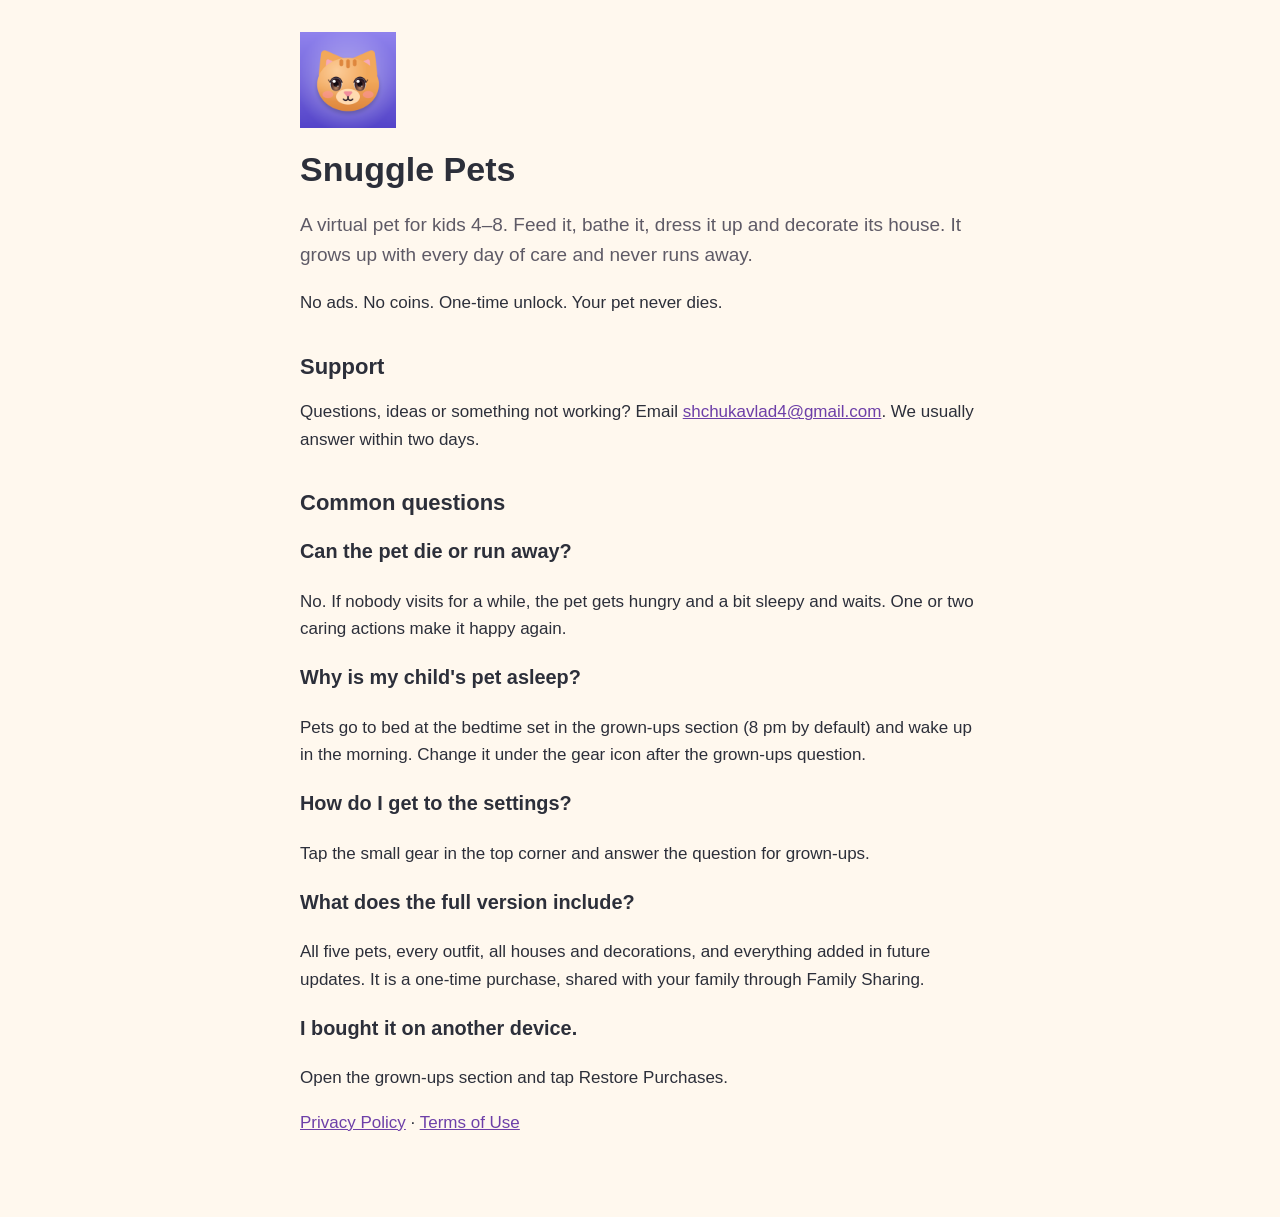
<file: index.html>
<!doctype html>
<html lang="en"><head><meta charset="utf-8"><meta name="viewport" content="width=device-width,initial-scale=1">
<title>Snuggle Pets: Care & Dress Up</title><link rel="stylesheet" href="style.css"><link rel="icon" href="icon.png"></head>
<body><main>
<img src="icon.png" alt="" width="96" height="96" class="icon">
<h1>Snuggle Pets</h1>
<p class="lead">A virtual pet for kids 4–8. Feed it, bathe it, dress it up and decorate its house. It grows up with every day of care and never runs away.</p>
<p>No ads. No coins. One-time unlock. Your pet never dies.</p>

<h2>Support</h2>
<p>Questions, ideas or something not working? Email <a href="mailto:shchukavlad4@gmail.com">shchukavlad4@gmail.com</a>. We usually answer within two days.</p>

<h2>Common questions</h2>
<h3>Can the pet die or run away?</h3>
<p>No. If nobody visits for a while, the pet gets hungry and a bit sleepy and waits. One or two caring actions make it happy again.</p>
<h3>Why is my child's pet asleep?</h3>
<p>Pets go to bed at the bedtime set in the grown-ups section (8 pm by default) and wake up in the morning. Change it under the gear icon after the grown-ups question.</p>
<h3>How do I get to the settings?</h3>
<p>Tap the small gear in the top corner and answer the question for grown-ups.</p>
<h3>What does the full version include?</h3>
<p>All five pets, every outfit, all houses and decorations, and everything added in future updates. It is a one-time purchase, shared with your family through Family Sharing.</p>
<h3>I bought it on another device.</h3>
<p>Open the grown-ups section and tap Restore Purchases.</p>

<p><a href="privacy.html">Privacy Policy</a> · <a href="https://www.apple.com/legal/internet-services/itunes/dev/stdeula/">Terms of Use</a></p>
</main></body></html>
</file>
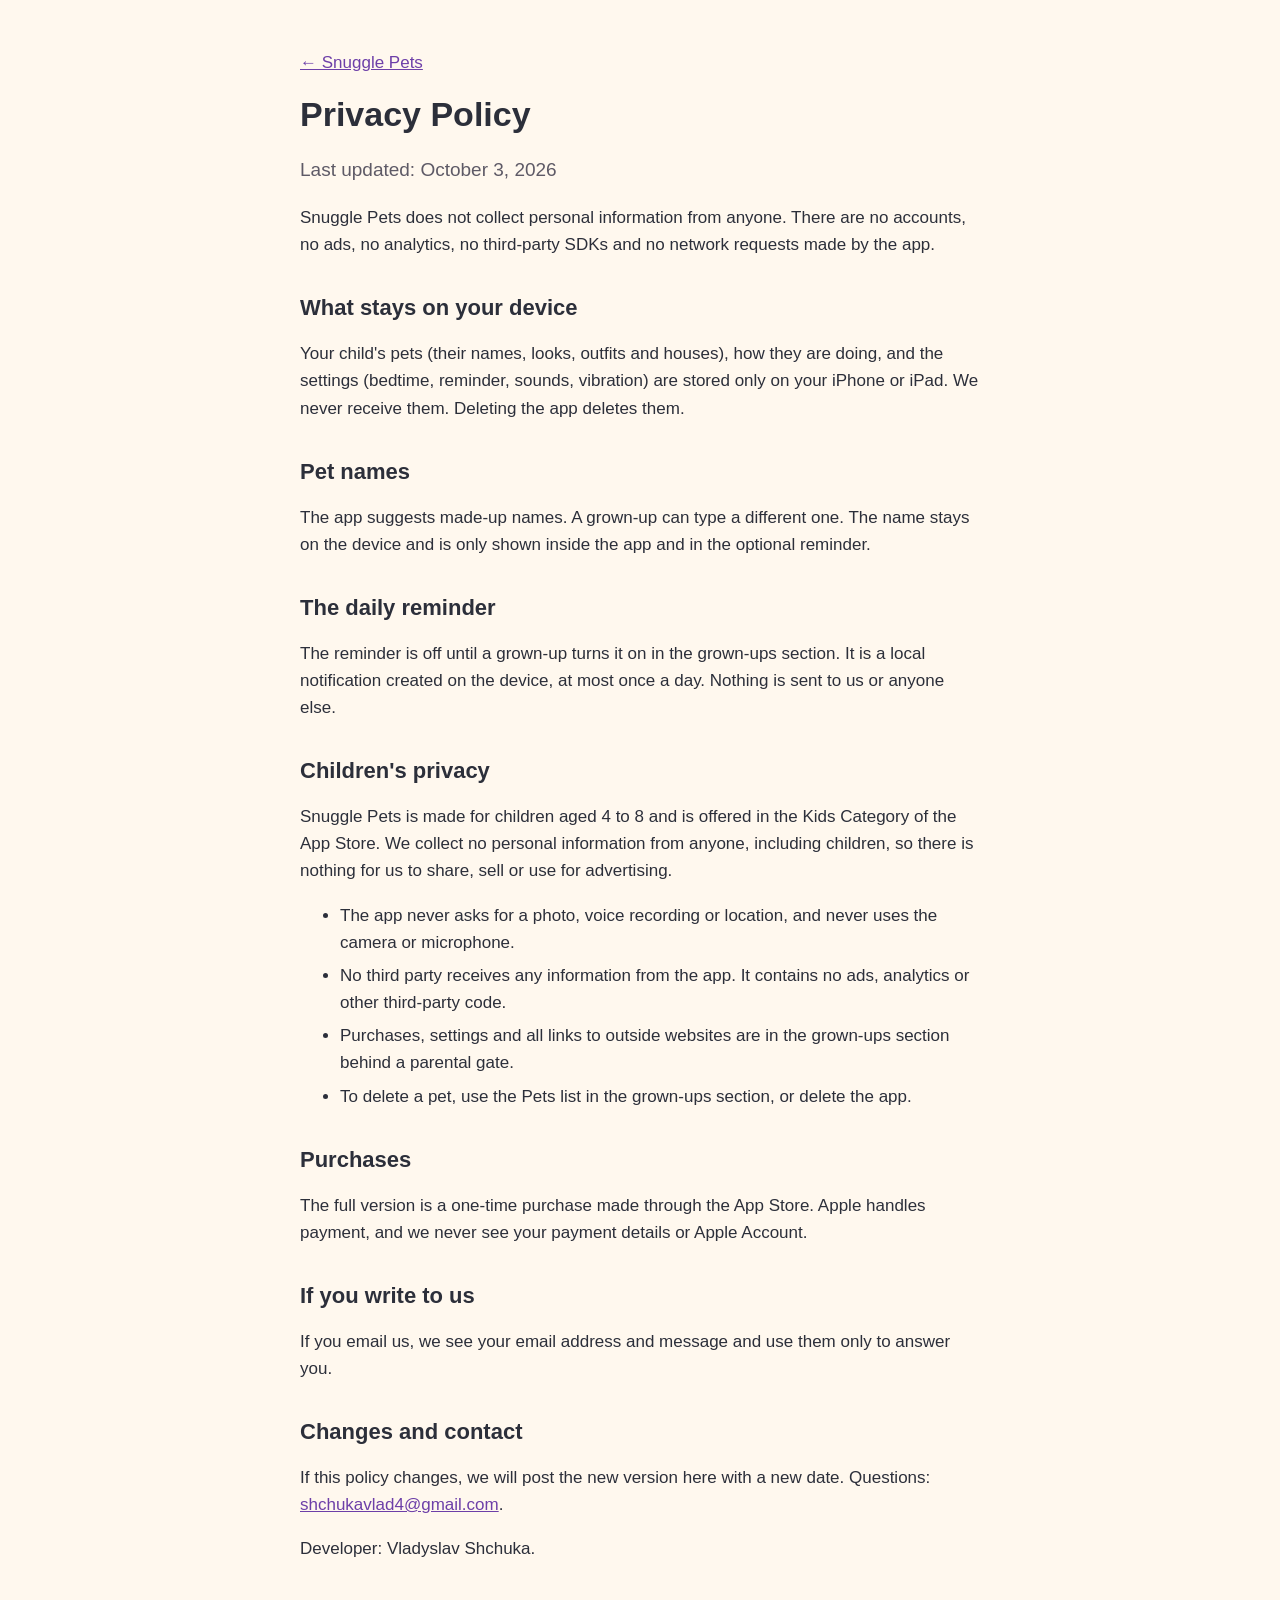
<file: privacy.html>
<!doctype html>
<html lang="en"><head><meta charset="utf-8"><meta name="viewport" content="width=device-width,initial-scale=1">
<title>Privacy Policy · Snuggle Pets</title><link rel="stylesheet" href="style.css"><link rel="icon" href="icon.png"></head>
<body><main>
<p><a href="index.html">← Snuggle Pets</a></p>
<h1>Privacy Policy</h1>
<p class="lead">Last updated: October 3, 2026</p>
<p>Snuggle Pets does not collect personal information from anyone. There are no accounts, no ads, no analytics, no third-party SDKs and no network requests made by the app.</p>

<h2>What stays on your device</h2>
<p>Your child's pets (their names, looks, outfits and houses), how they are doing, and the settings (bedtime, reminder, sounds, vibration) are stored only on your iPhone or iPad. We never receive them. Deleting the app deletes them.</p>

<h2>Pet names</h2>
<p>The app suggests made-up names. A grown-up can type a different one. The name stays on the device and is only shown inside the app and in the optional reminder.</p>

<h2>The daily reminder</h2>
<p>The reminder is off until a grown-up turns it on in the grown-ups section. It is a local notification created on the device, at most once a day. Nothing is sent to us or anyone else.</p>

<h2 id="children">Children's privacy</h2>
<p>Snuggle Pets is made for children aged 4 to 8 and is offered in the Kids Category of the App Store. We collect no personal information from anyone, including children, so there is nothing for us to share, sell or use for advertising.</p>
<ul>
<li>The app never asks for a photo, voice recording or location, and never uses the camera or microphone.</li>
<li>No third party receives any information from the app. It contains no ads, analytics or other third-party code.</li>
<li>Purchases, settings and all links to outside websites are in the grown-ups section behind a parental gate.</li>
<li>To delete a pet, use the Pets list in the grown-ups section, or delete the app.</li>
</ul>

<h2>Purchases</h2>
<p>The full version is a one-time purchase made through the App Store. Apple handles payment, and we never see your payment details or Apple Account.</p>

<h2>If you write to us</h2>
<p>If you email us, we see your email address and message and use them only to answer you.</p>

<h2>Changes and contact</h2>
<p>If this policy changes, we will post the new version here with a new date. Questions: <a href="mailto:shchukavlad4@gmail.com">shchukavlad4@gmail.com</a>.</p>
<p>Developer: Vladyslav Shchuka.</p>
</main></body></html>
</file>
<file: style.css>
:root{--paper:#FFF8EE;--card:#FFFFFF;--ink:#2C2F3A;--soft:#5E5A66;--accent:#6D3FA8;--rule:#F0E2CC}
@media (prefers-color-scheme:dark){:root{--paper:#1D1B22;--card:#2B2932;--ink:#F4EFE6;--soft:#B8B2C2;--accent:#C9AEF2;--rule:#3A3742}}
*{box-sizing:border-box}
body{margin:0;background:var(--paper);color:var(--ink);font:17px/1.6 -apple-system,BlinkMacSystemFont,"SF Pro Rounded","Helvetica Neue",sans-serif}
main{max-width:720px;margin:0 auto;padding:32px 20px 64px}
h1,h2{line-height:1.25}
h1{font-size:34px;margin:12px 0 4px}h2{font-size:22px;margin-top:36px}
a{color:var(--accent)}
.lead{color:var(--soft);font-size:19px}
header{display:flex;align-items:center;gap:14px}
header img{width:64px;height:64px;border-radius:14px}
nav{margin:24px 0;display:flex;gap:18px;flex-wrap:wrap;font-weight:600}
.card{background:var(--card);border:1px solid var(--rule);border-radius:16px;padding:18px 20px;margin:14px 0}
li{margin:6px 0}
footer{color:var(--soft);font-size:14px;margin-top:48px}
</file>
